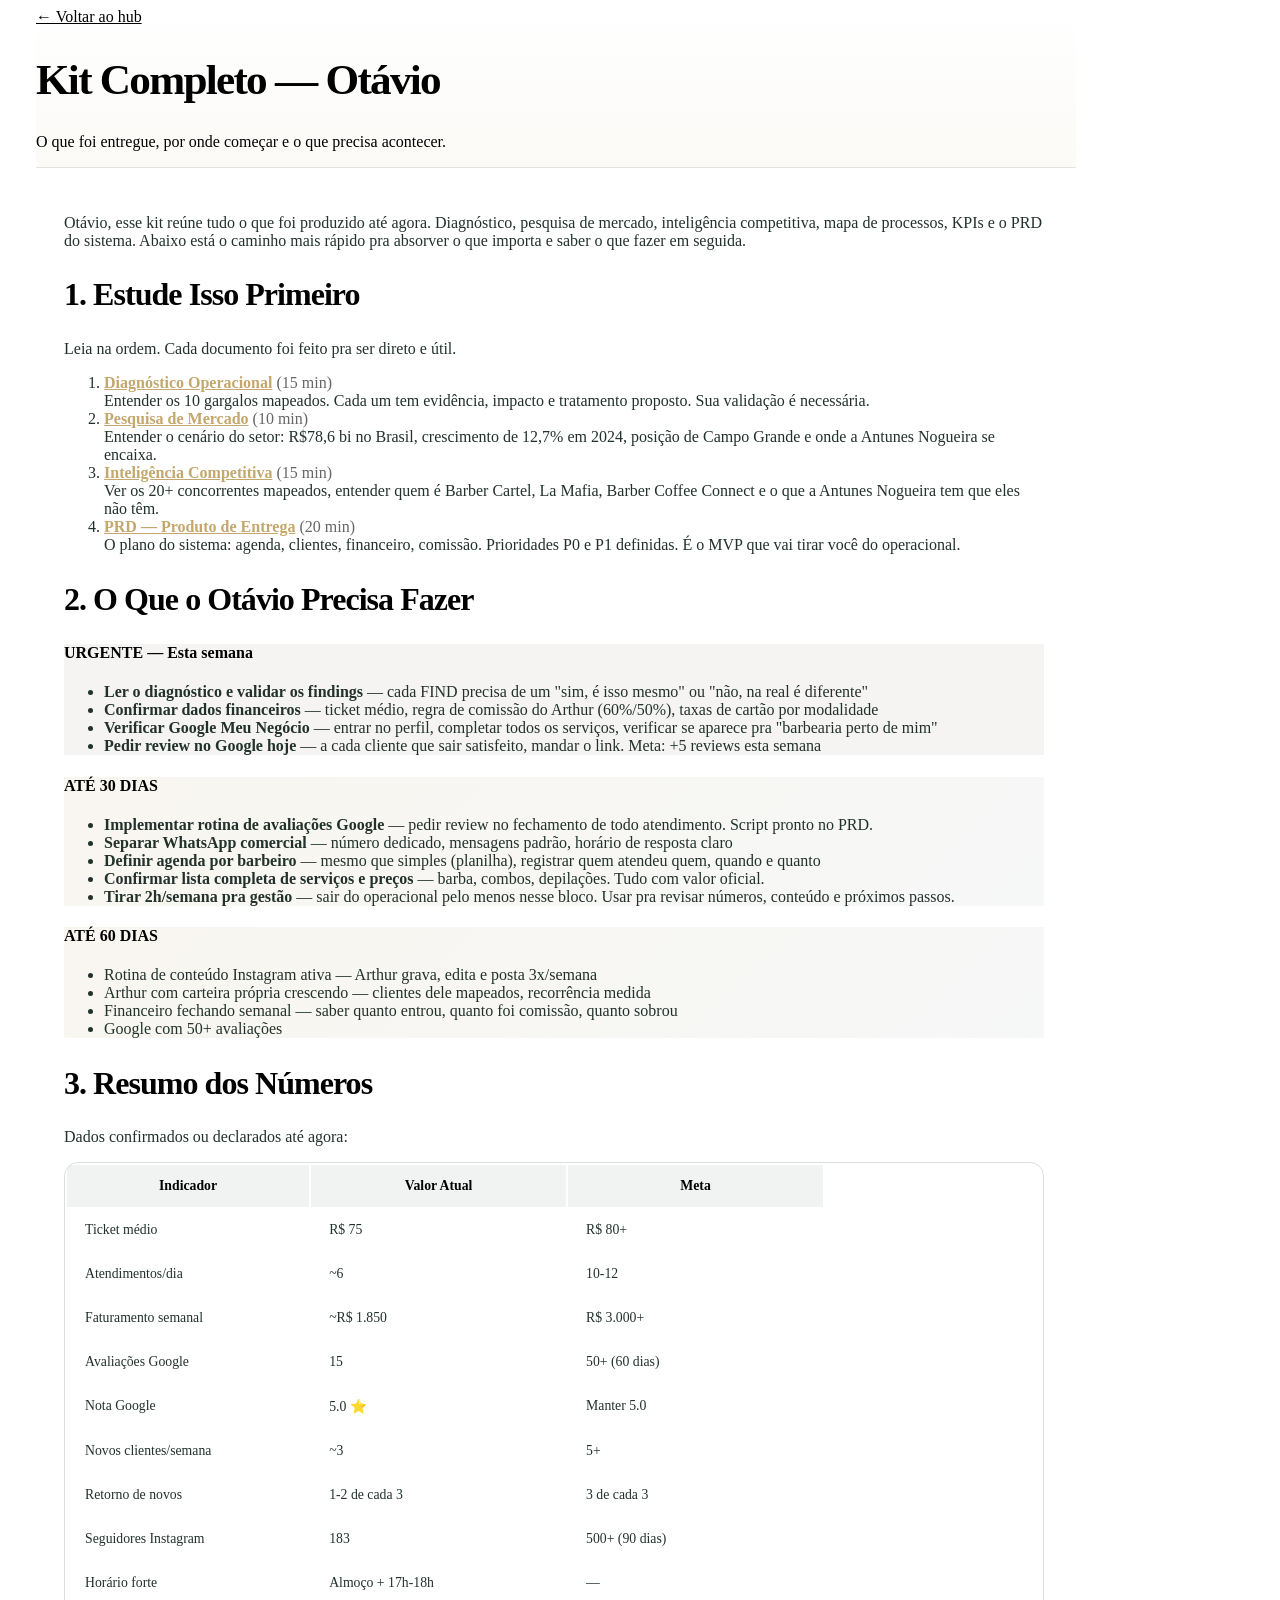
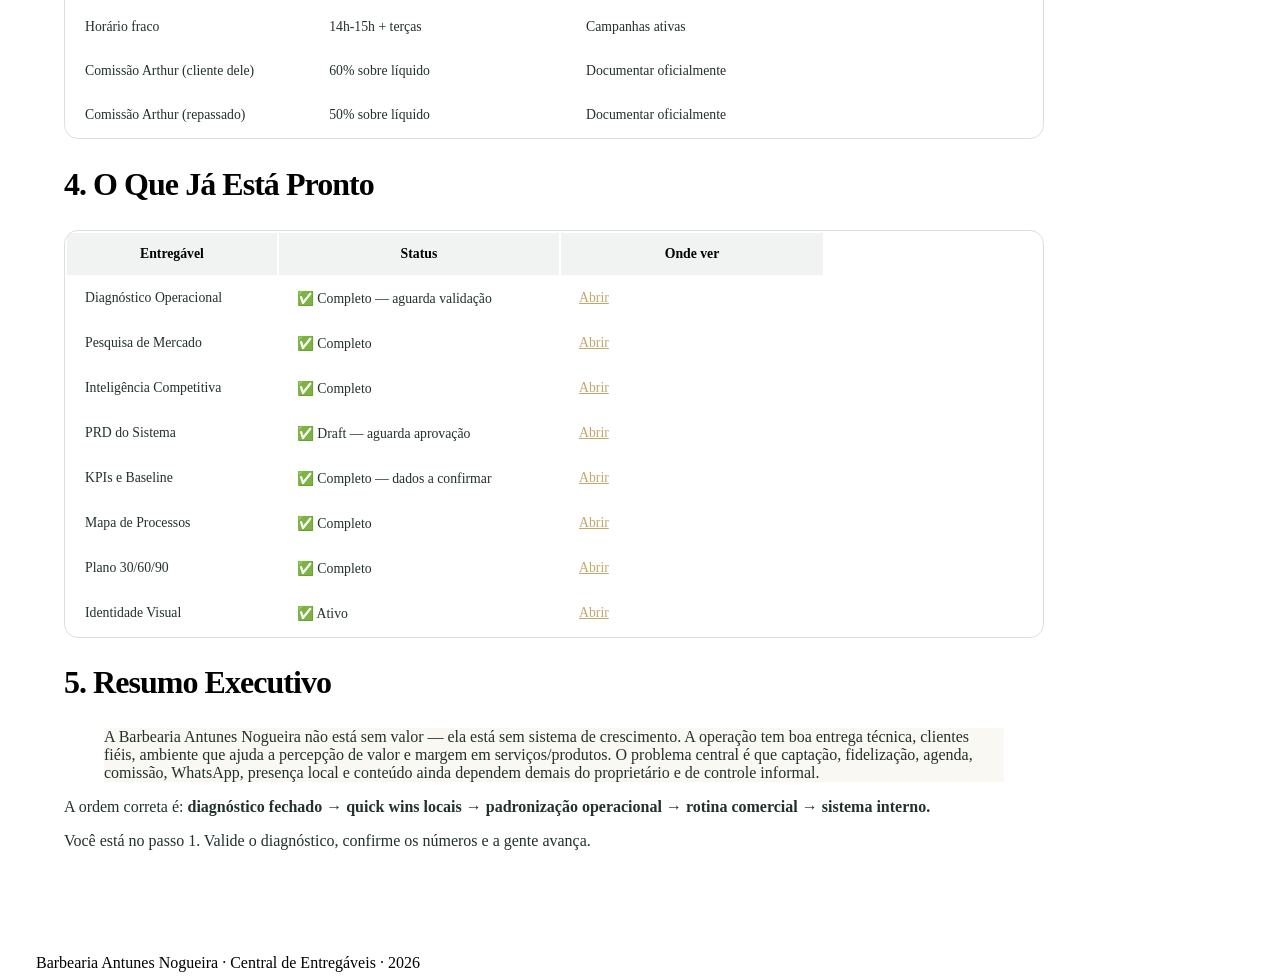
<file: kit-otavio.html>
<!DOCTYPE html>
<html lang="pt-BR">
<head>
  <meta charset="UTF-8">
  <meta name="viewport" content="width=device-width, initial-scale=1.0">
  <title>Kit Completo — Otávio | Antunes Nogueira</title>
  <link rel="stylesheet" href="style.css">
</head>
<body>
  <div class="container">
    <header class="page-header">
      <a href="index.html" class="back-link">← Voltar ao hub</a>
      <h1>Kit Completo — Otávio</h1>
      <p class="subtitle">O que foi entregue, por onde começar e o que precisa acontecer.</p>
    </header>

    <div class="page-content">
      <p>Otávio, esse kit reúne tudo o que foi produzido até agora. Diagnóstico, pesquisa de mercado, inteligência competitiva, mapa de processos, KPIs e o PRD do sistema. Abaixo está o caminho mais rápido pra absorver o que importa e saber o que fazer em seguida.</p>

      <h2>1. Estude Isso Primeiro</h2>
      <p>Leia na ordem. Cada documento foi feito pra ser direto e útil.</p>

      <ol class="steps-list">
        <li>
          <strong><a href="diagnostico.html" style="color:#c3a76c;">Diagnóstico Operacional</a></strong> <span style="color:#666;">(15 min)</span><br>
          Entender os 10 gargalos mapeados. Cada um tem evidência, impacto e tratamento proposto. Sua validação é necessária.
        </li>
        <li>
          <strong><a href="pesquisa-mercado.html" style="color:#c3a76c;">Pesquisa de Mercado</a></strong> <span style="color:#666;">(10 min)</span><br>
          Entender o cenário do setor: R$78,6 bi no Brasil, crescimento de 12,7% em 2024, posição de Campo Grande e onde a Antunes Nogueira se encaixa.
        </li>
        <li>
          <strong><a href="inteligencia-competitiva.html" style="color:#c3a76c;">Inteligência Competitiva</a></strong> <span style="color:#666;">(15 min)</span><br>
          Ver os 20+ concorrentes mapeados, entender quem é Barber Cartel, La Mafia, Barber Coffee Connect e o que a Antunes Nogueira tem que eles não têm.
        </li>
        <li>
          <strong><a href="prd.html" style="color:#c3a76c;">PRD — Produto de Entrega</a></strong> <span style="color:#666;">(20 min)</span><br>
          O plano do sistema: agenda, clientes, financeiro, comissão. Prioridades P0 e P1 definidas. É o MVP que vai tirar você do operacional.
        </li>
      </ol>

      <h2>2. O Que o Otávio Precisa Fazer</h2>

      <div class="urgent-box">
        <h4>URGENTE — Esta semana</h4>
        <ul>
          <li><strong>Ler o diagnóstico e validar os findings</strong> — cada FIND precisa de um "sim, é isso mesmo" ou "não, na real é diferente"</li>
          <li><strong>Confirmar dados financeiros</strong> — ticket médio, regra de comissão do Arthur (60%/50%), taxas de cartão por modalidade</li>
          <li><strong>Verificar Google Meu Negócio</strong> — entrar no perfil, completar todos os serviços, verificar se aparece pra "barbearia perto de mim"</li>
          <li><strong>Pedir review no Google hoje</strong> — a cada cliente que sair satisfeito, mandar o link. Meta: +5 reviews esta semana</li>
        </ul>
      </div>

      <div class="highlight-box">
        <h4>ATÉ 30 DIAS</h4>
        <ul>
          <li><strong>Implementar rotina de avaliações Google</strong> — pedir review no fechamento de todo atendimento. Script pronto no PRD.</li>
          <li><strong>Separar WhatsApp comercial</strong> — número dedicado, mensagens padrão, horário de resposta claro</li>
          <li><strong>Definir agenda por barbeiro</strong> — mesmo que simples (planilha), registrar quem atendeu quem, quando e quanto</li>
          <li><strong>Confirmar lista completa de serviços e preços</strong> — barba, combos, depilações. Tudo com valor oficial.</li>
          <li><strong>Tirar 2h/semana pra gestão</strong> — sair do operacional pelo menos nesse bloco. Usar pra revisar números, conteúdo e próximos passos.</li>
        </ul>
      </div>

      <div class="highlight-box">
        <h4>ATÉ 60 DIAS</h4>
        <ul>
          <li>Rotina de conteúdo Instagram ativa — Arthur grava, edita e posta 3x/semana</li>
          <li>Arthur com carteira própria crescendo — clientes dele mapeados, recorrência medida</li>
          <li>Financeiro fechando semanal — saber quanto entrou, quanto foi comissão, quanto sobrou</li>
          <li>Google com 50+ avaliações</li>
        </ul>
      </div>

      <h2>3. Resumo dos Números</h2>
      <p>Dados confirmados ou declarados até agora:</p>

      <div class="table-wrapper">
        <table>
          <thead>
            <tr><th>Indicador</th><th>Valor Atual</th><th>Meta</th></tr>
          </thead>
          <tbody>
            <tr><td>Ticket médio</td><td>R$ 75</td><td>R$ 80+</td></tr>
            <tr><td>Atendimentos/dia</td><td>~6</td><td>10-12</td></tr>
            <tr><td>Faturamento semanal</td><td>~R$ 1.850</td><td>R$ 3.000+</td></tr>
            <tr><td>Avaliações Google</td><td>15</td><td>50+ (60 dias)</td></tr>
            <tr><td>Nota Google</td><td>5.0 ⭐</td><td>Manter 5.0</td></tr>
            <tr><td>Novos clientes/semana</td><td>~3</td><td>5+</td></tr>
            <tr><td>Retorno de novos</td><td>1-2 de cada 3</td><td>3 de cada 3</td></tr>
            <tr><td>Seguidores Instagram</td><td>183</td><td>500+ (90 dias)</td></tr>
            <tr><td>Horário forte</td><td>Almoço + 17h-18h</td><td>—</td></tr>
            <tr><td>Horário fraco</td><td>14h-15h + terças</td><td>Campanhas ativas</td></tr>
            <tr><td>Comissão Arthur (cliente dele)</td><td>60% sobre líquido</td><td>Documentar oficialmente</td></tr>
            <tr><td>Comissão Arthur (repassado)</td><td>50% sobre líquido</td><td>Documentar oficialmente</td></tr>
          </tbody>
        </table>
      </div>

      <h2>4. O Que Já Está Pronto</h2>
      <div class="table-wrapper">
        <table>
          <thead>
            <tr><th>Entregável</th><th>Status</th><th>Onde ver</th></tr>
          </thead>
          <tbody>
            <tr><td>Diagnóstico Operacional</td><td>✅ Completo — aguarda validação</td><td><a href="diagnostico.html" style="color:#c3a76c;">Abrir</a></td></tr>
            <tr><td>Pesquisa de Mercado</td><td>✅ Completo</td><td><a href="pesquisa-mercado.html" style="color:#c3a76c;">Abrir</a></td></tr>
            <tr><td>Inteligência Competitiva</td><td>✅ Completo</td><td><a href="inteligencia-competitiva.html" style="color:#c3a76c;">Abrir</a></td></tr>
            <tr><td>PRD do Sistema</td><td>✅ Draft — aguarda aprovação</td><td><a href="prd.html" style="color:#c3a76c;">Abrir</a></td></tr>
            <tr><td>KPIs e Baseline</td><td>✅ Completo — dados a confirmar</td><td><a href="kpis.html" style="color:#c3a76c;">Abrir</a></td></tr>
            <tr><td>Mapa de Processos</td><td>✅ Completo</td><td><a href="processos.html" style="color:#c3a76c;">Abrir</a></td></tr>
            <tr><td>Plano 30/60/90</td><td>✅ Completo</td><td><a href="plano-90.html" style="color:#c3a76c;">Abrir</a></td></tr>
            <tr><td>Identidade Visual</td><td>✅ Ativo</td><td><a href="marca.html" style="color:#c3a76c;">Abrir</a></td></tr>
          </tbody>
        </table>
      </div>

      <h2>5. Resumo Executivo</h2>
      <blockquote>
        A Barbearia Antunes Nogueira não está sem valor — ela está sem sistema de crescimento. A operação tem boa entrega técnica, clientes fiéis, ambiente que ajuda a percepção de valor e margem em serviços/produtos. O problema central é que captação, fidelização, agenda, comissão, WhatsApp, presença local e conteúdo ainda dependem demais do proprietário e de controle informal.
      </blockquote>
      <p>A ordem correta é: <strong>diagnóstico fechado → quick wins locais → padronização operacional → rotina comercial → sistema interno.</strong></p>
      <p>Você está no passo 1. Valide o diagnóstico, confirme os números e a gente avança.</p>
    </div>

    <footer class="hub-footer">
      <span>Barbearia Antunes Nogueira</span> · Central de Entregáveis · 2026
    </footer>
  </div>
</body>
</html>
</file>
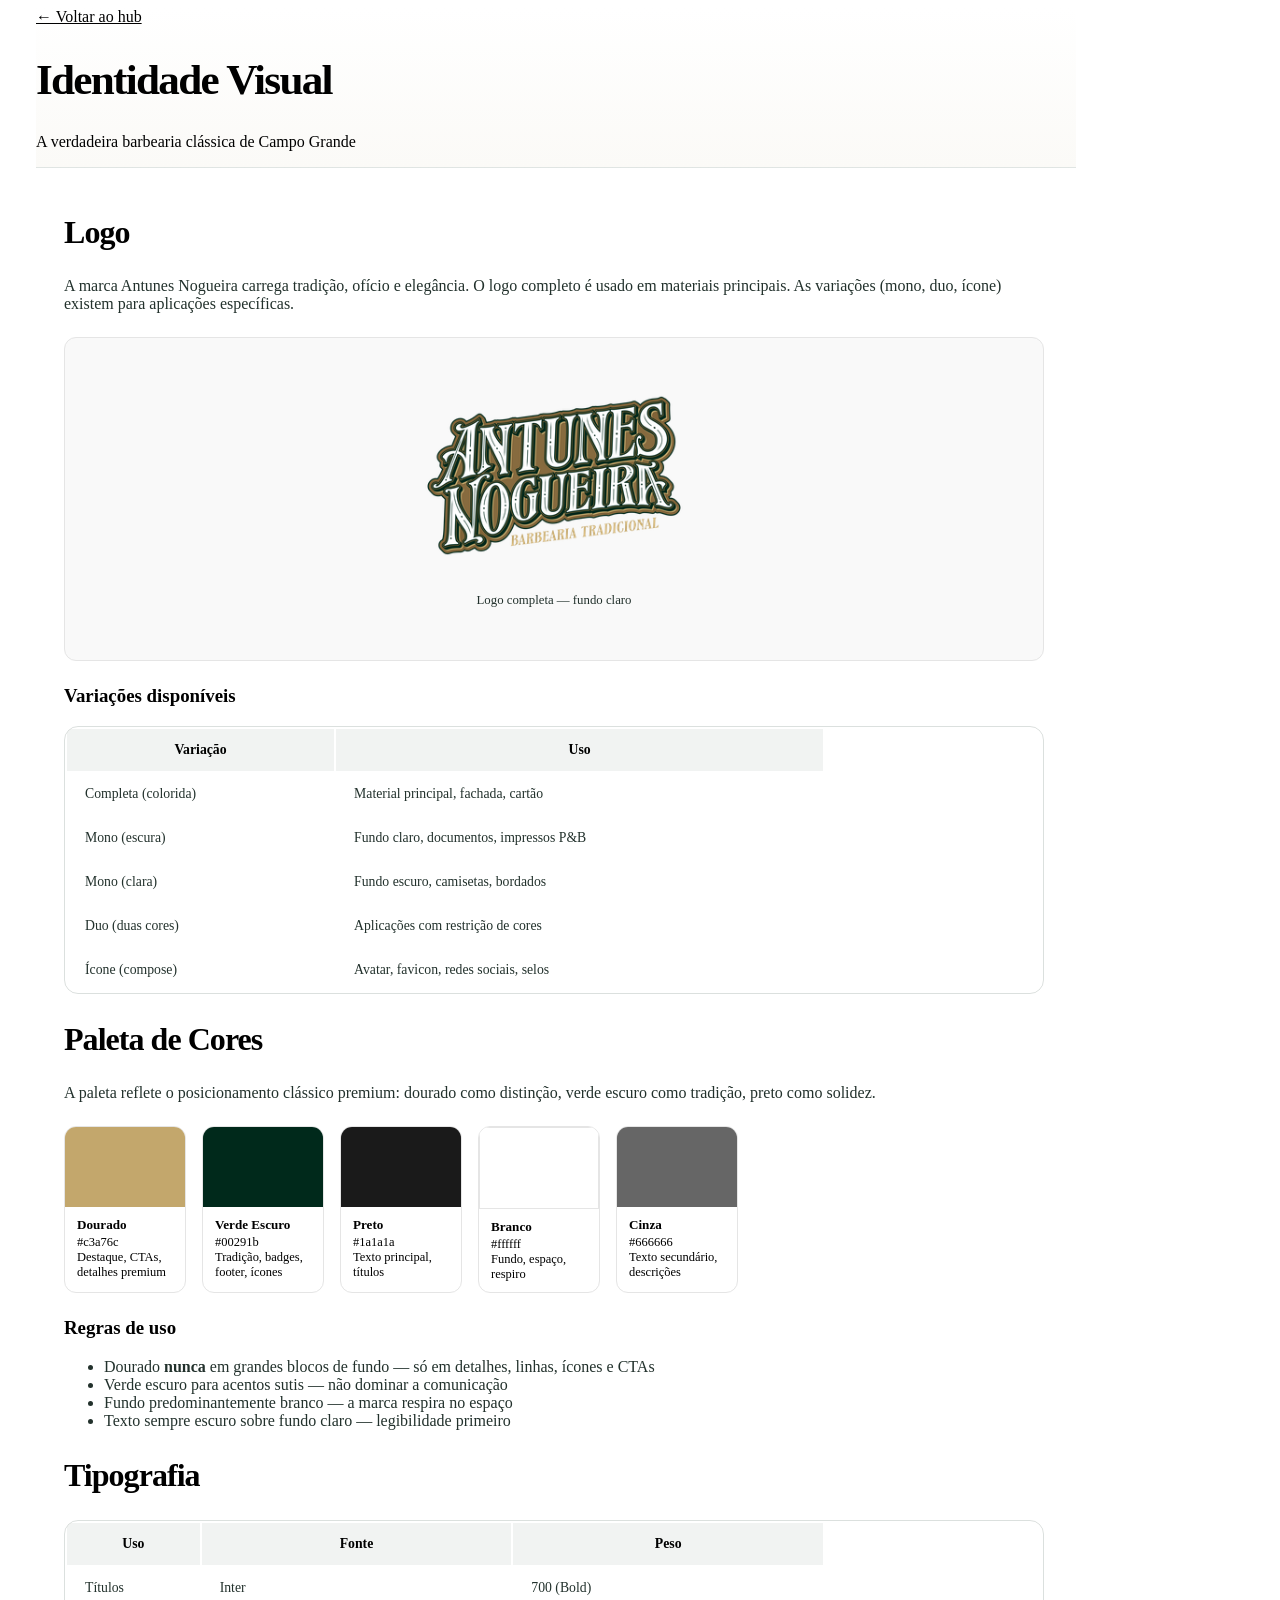
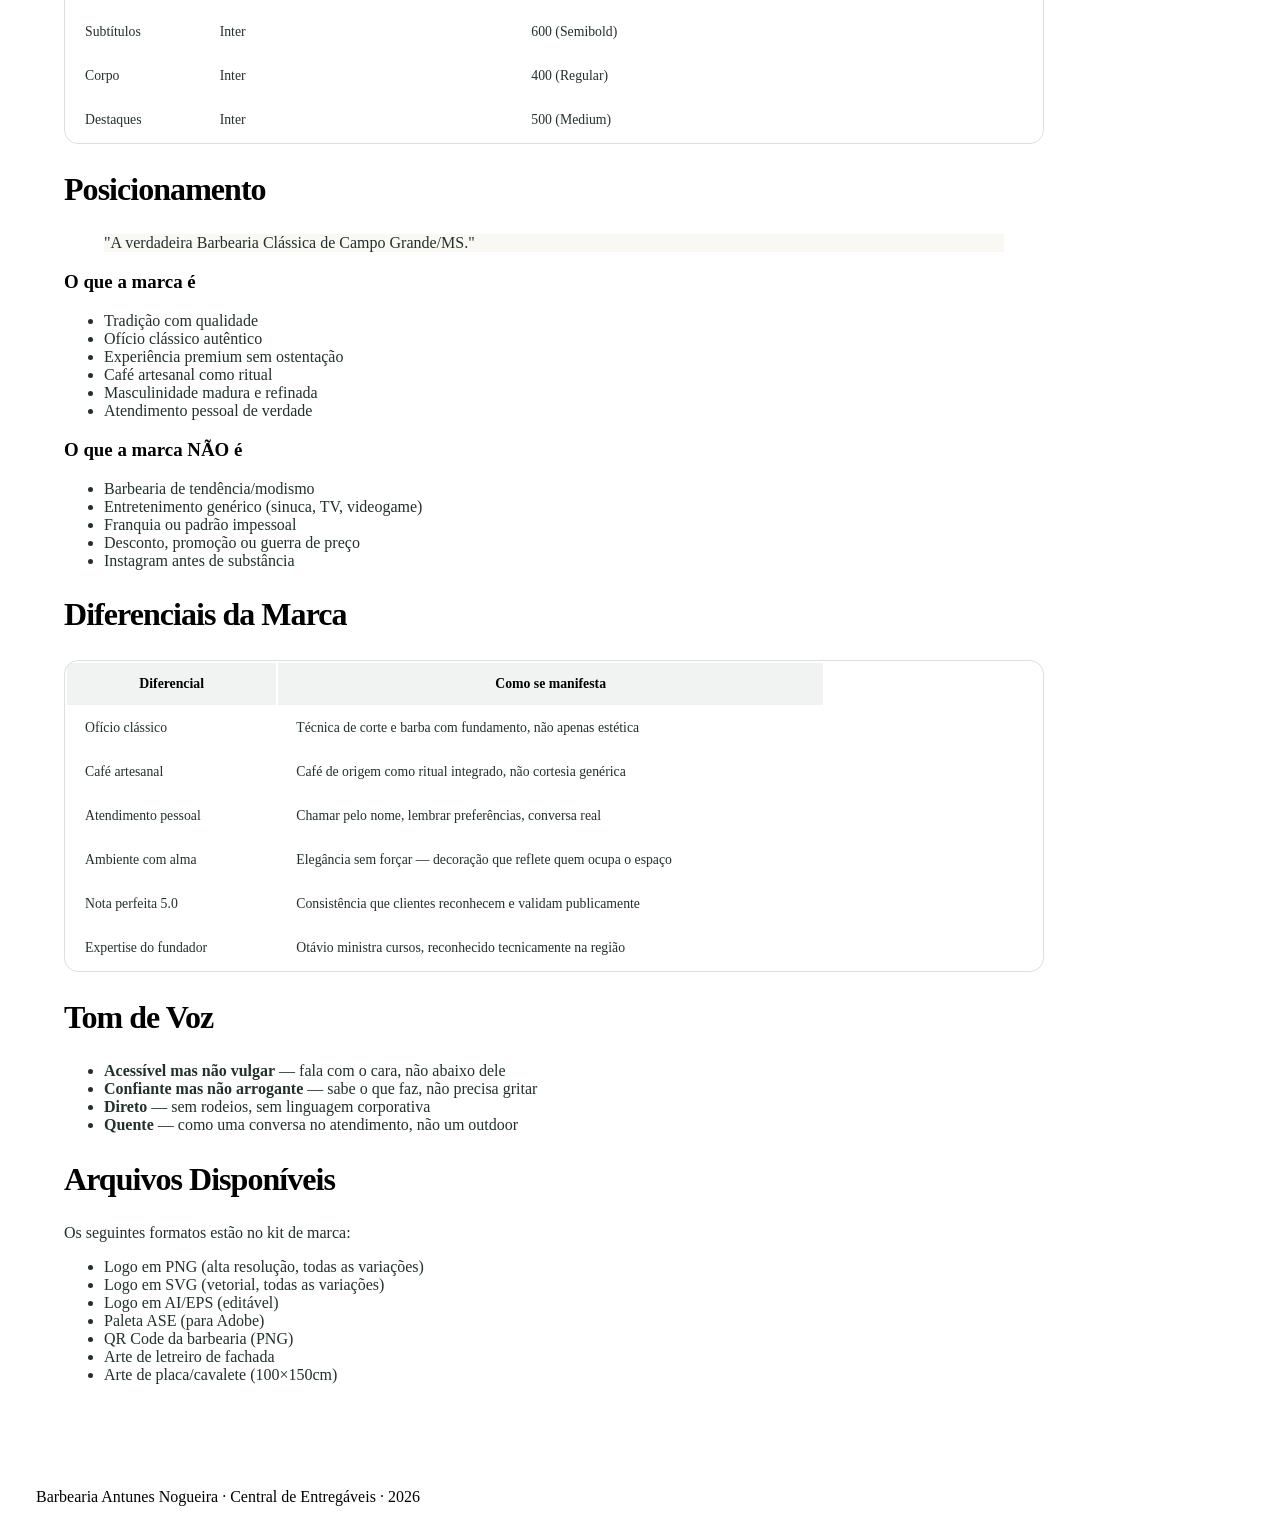
<file: marca.html>
<!DOCTYPE html>
<html lang="pt-BR">
<head>
  <meta charset="UTF-8">
  <meta name="viewport" content="width=device-width, initial-scale=1.0">
  <title>Identidade Visual | Antunes Nogueira</title>
  <link rel="stylesheet" href="style.css">
  <style>
    .color-swatches { display: flex; flex-wrap: wrap; gap: 16px; margin: 24px 0; }
    .swatch {
      width: 120px;
      border-radius: 12px;
      overflow: hidden;
      border: 1px solid #e5e5e5;
    }
    .swatch-color { height: 80px; }
    .swatch-info { padding: 10px 12px; font-size: 0.78rem; }
    .swatch-info strong { display: block; font-size: 0.82rem; margin-bottom: 2px; }
    .logo-showcase {
      background: #f9f9f9;
      border-radius: 12px;
      padding: 40px;
      text-align: center;
      margin: 24px 0;
      border: 1px solid #e5e5e5;
    }
    .logo-showcase img { max-width: 280px; height: auto; }
    .logo-dark {
      background: #00291b;
    }
    .logo-dark img { filter: brightness(0) invert(1); }
  </style>
</head>
<body>
  <div class="container">
    <header class="page-header">
      <a href="index.html" class="back-link">← Voltar ao hub</a>
      <h1>Identidade Visual</h1>
      <p class="subtitle">A verdadeira barbearia clássica de Campo Grande</p>
    </header>

    <div class="page-content">

      <h2>Logo</h2>
      <p>A marca Antunes Nogueira carrega tradição, ofício e elegância. O logo completo é usado em materiais principais. As variações (mono, duo, ícone) existem para aplicações específicas.</p>

      <div class="logo-showcase">
        <img src="[data-uri]" alt="Logo Antunes Nogueira - Completa">
        <p style="margin-top:16px;font-size:0.8rem;color:#666;">Logo completa — fundo claro</p>
      </div>

      <h3>Variações disponíveis</h3>
      <div class="table-wrapper">
        <table>
          <thead><tr><th>Variação</th><th>Uso</th></tr></thead>
          <tbody>
            <tr><td>Completa (colorida)</td><td>Material principal, fachada, cartão</td></tr>
            <tr><td>Mono (escura)</td><td>Fundo claro, documentos, impressos P&B</td></tr>
            <tr><td>Mono (clara)</td><td>Fundo escuro, camisetas, bordados</td></tr>
            <tr><td>Duo (duas cores)</td><td>Aplicações com restrição de cores</td></tr>
            <tr><td>Ícone (compose)</td><td>Avatar, favicon, redes sociais, selos</td></tr>
          </tbody>
        </table>
      </div>

      <h2>Paleta de Cores</h2>
      <p>A paleta reflete o posicionamento clássico premium: dourado como distinção, verde escuro como tradição, preto como solidez.</p>

      <div class="color-swatches">
        <div class="swatch">
          <div class="swatch-color" style="background:#c3a76c;"></div>
          <div class="swatch-info"><strong>Dourado</strong>#c3a76c<br>Destaque, CTAs, detalhes premium</div>
        </div>
        <div class="swatch">
          <div class="swatch-color" style="background:#00291b;"></div>
          <div class="swatch-info"><strong>Verde Escuro</strong>#00291b<br>Tradição, badges, footer, ícones</div>
        </div>
        <div class="swatch">
          <div class="swatch-color" style="background:#1a1a1a;"></div>
          <div class="swatch-info"><strong>Preto</strong>#1a1a1a<br>Texto principal, títulos</div>
        </div>
        <div class="swatch">
          <div class="swatch-color" style="background:#ffffff; border:1px solid #e5e5e5;"></div>
          <div class="swatch-info"><strong>Branco</strong>#ffffff<br>Fundo, espaço, respiro</div>
        </div>
        <div class="swatch">
          <div class="swatch-color" style="background:#666666;"></div>
          <div class="swatch-info"><strong>Cinza</strong>#666666<br>Texto secundário, descrições</div>
        </div>
      </div>

      <h3>Regras de uso</h3>
      <ul>
        <li>Dourado <strong>nunca</strong> em grandes blocos de fundo — só em detalhes, linhas, ícones e CTAs</li>
        <li>Verde escuro para acentos sutis — não dominar a comunicação</li>
        <li>Fundo predominantemente branco — a marca respira no espaço</li>
        <li>Texto sempre escuro sobre fundo claro — legibilidade primeiro</li>
      </ul>

      <h2>Tipografia</h2>
      <div class="table-wrapper">
        <table>
          <thead><tr><th>Uso</th><th>Fonte</th><th>Peso</th></tr></thead>
          <tbody>
            <tr><td>Títulos</td><td>Inter</td><td>700 (Bold)</td></tr>
            <tr><td>Subtítulos</td><td>Inter</td><td>600 (Semibold)</td></tr>
            <tr><td>Corpo</td><td>Inter</td><td>400 (Regular)</td></tr>
            <tr><td>Destaques</td><td>Inter</td><td>500 (Medium)</td></tr>
          </tbody>
        </table>
      </div>

      <h2>Posicionamento</h2>
      <blockquote>"A verdadeira Barbearia Clássica de Campo Grande/MS."</blockquote>

      <h3>O que a marca é</h3>
      <ul>
        <li>Tradição com qualidade</li>
        <li>Ofício clássico autêntico</li>
        <li>Experiência premium sem ostentação</li>
        <li>Café artesanal como ritual</li>
        <li>Masculinidade madura e refinada</li>
        <li>Atendimento pessoal de verdade</li>
      </ul>

      <h3>O que a marca NÃO é</h3>
      <ul>
        <li>Barbearia de tendência/modismo</li>
        <li>Entretenimento genérico (sinuca, TV, videogame)</li>
        <li>Franquia ou padrão impessoal</li>
        <li>Desconto, promoção ou guerra de preço</li>
        <li>Instagram antes de substância</li>
      </ul>

      <h2>Diferenciais da Marca</h2>
      <div class="table-wrapper">
        <table>
          <thead><tr><th>Diferencial</th><th>Como se manifesta</th></tr></thead>
          <tbody>
            <tr><td>Ofício clássico</td><td>Técnica de corte e barba com fundamento, não apenas estética</td></tr>
            <tr><td>Café artesanal</td><td>Café de origem como ritual integrado, não cortesia genérica</td></tr>
            <tr><td>Atendimento pessoal</td><td>Chamar pelo nome, lembrar preferências, conversa real</td></tr>
            <tr><td>Ambiente com alma</td><td>Elegância sem forçar — decoração que reflete quem ocupa o espaço</td></tr>
            <tr><td>Nota perfeita 5.0</td><td>Consistência que clientes reconhecem e validam publicamente</td></tr>
            <tr><td>Expertise do fundador</td><td>Otávio ministra cursos, reconhecido tecnicamente na região</td></tr>
          </tbody>
        </table>
      </div>

      <h2>Tom de Voz</h2>
      <ul>
        <li><strong>Acessível mas não vulgar</strong> — fala com o cara, não abaixo dele</li>
        <li><strong>Confiante mas não arrogante</strong> — sabe o que faz, não precisa gritar</li>
        <li><strong>Direto</strong> — sem rodeios, sem linguagem corporativa</li>
        <li><strong>Quente</strong> — como uma conversa no atendimento, não um outdoor</li>
      </ul>

      <h2>Arquivos Disponíveis</h2>
      <p>Os seguintes formatos estão no kit de marca:</p>
      <ul>
        <li>Logo em PNG (alta resolução, todas as variações)</li>
        <li>Logo em SVG (vetorial, todas as variações)</li>
        <li>Logo em AI/EPS (editável)</li>
        <li>Paleta ASE (para Adobe)</li>
        <li>QR Code da barbearia (PNG)</li>
        <li>Arte de letreiro de fachada</li>
        <li>Arte de placa/cavalete (100×150cm)</li>
      </ul>

    </div>
    <footer class="hub-footer">
      <span>Barbearia Antunes Nogueira</span> · Central de Entregáveis · 2026
    </footer>
  </div>
</body>
</html>
</file>
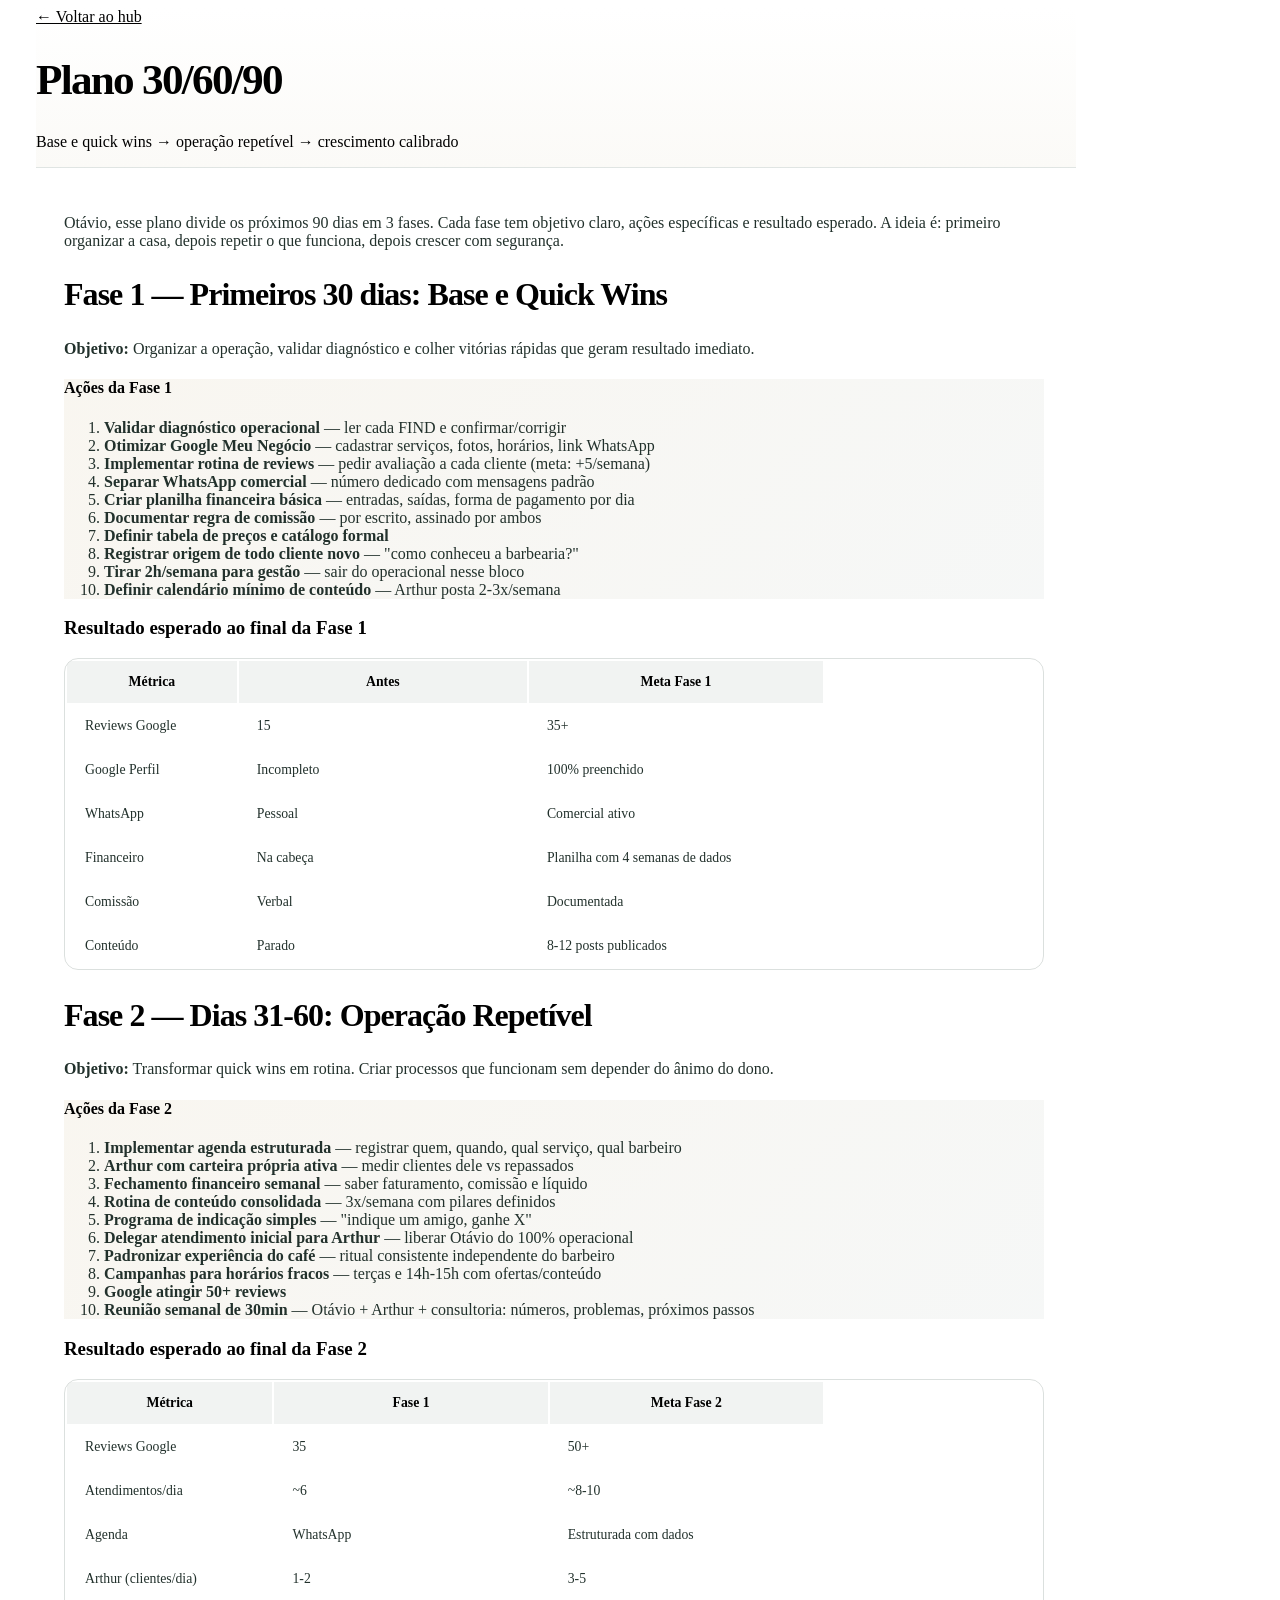
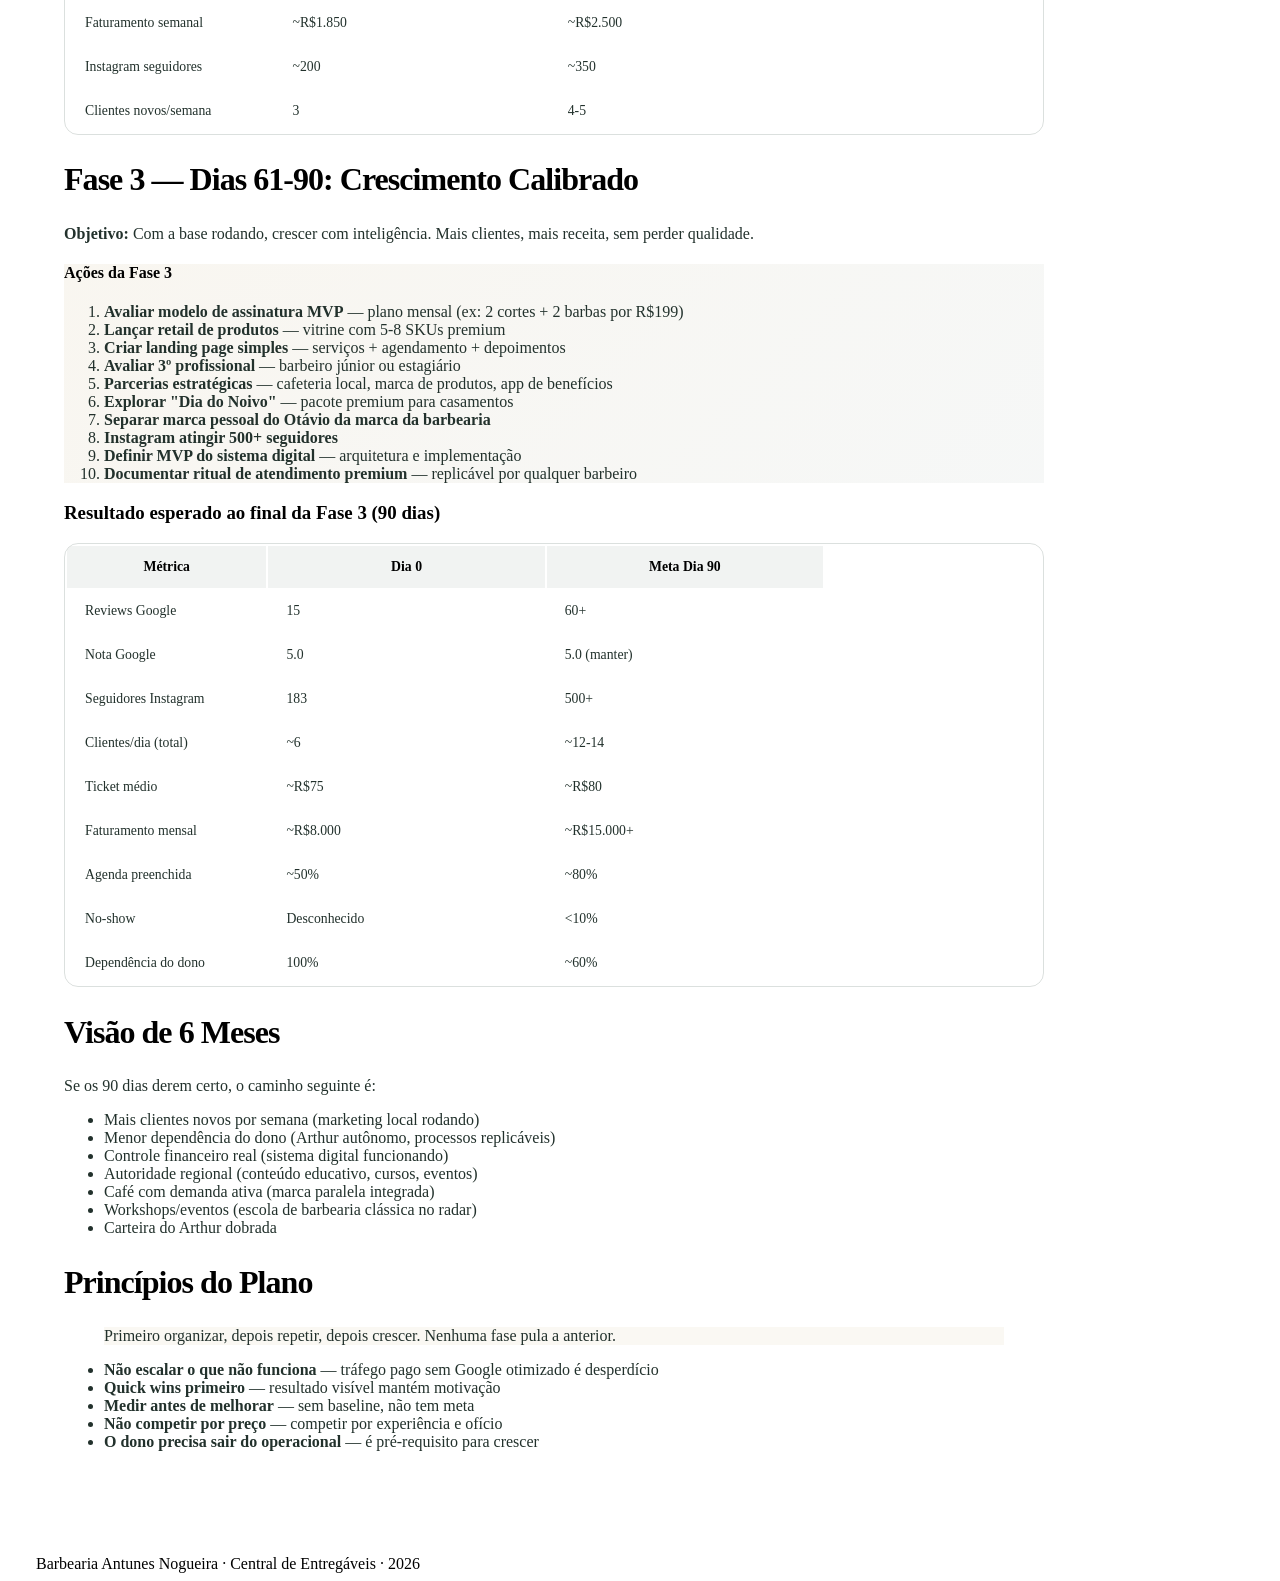
<file: plano-90.html>
<!DOCTYPE html>
<html lang="pt-BR">
<head>
  <meta charset="UTF-8">
  <meta name="viewport" content="width=device-width, initial-scale=1.0">
  <title>Plano 30/60/90 | Antunes Nogueira</title>
  <link rel="stylesheet" href="style.css">
</head>
<body>
  <div class="container">
    <header class="page-header">
      <a href="index.html" class="back-link">← Voltar ao hub</a>
      <h1>Plano 30/60/90</h1>
      <p class="subtitle">Base e quick wins → operação repetível → crescimento calibrado</p>
    </header>

    <div class="page-content">

      <p>Otávio, esse plano divide os próximos 90 dias em 3 fases. Cada fase tem objetivo claro, ações específicas e resultado esperado. A ideia é: primeiro organizar a casa, depois repetir o que funciona, depois crescer com segurança.</p>

      <h2>Fase 1 — Primeiros 30 dias: Base e Quick Wins</h2>
      <p><strong>Objetivo:</strong> Organizar a operação, validar diagnóstico e colher vitórias rápidas que geram resultado imediato.</p>

      <div class="highlight-box">
        <h4>Ações da Fase 1</h4>
        <ol>
          <li><strong>Validar diagnóstico operacional</strong> — ler cada FIND e confirmar/corrigir</li>
          <li><strong>Otimizar Google Meu Negócio</strong> — cadastrar serviços, fotos, horários, link WhatsApp</li>
          <li><strong>Implementar rotina de reviews</strong> — pedir avaliação a cada cliente (meta: +5/semana)</li>
          <li><strong>Separar WhatsApp comercial</strong> — número dedicado com mensagens padrão</li>
          <li><strong>Criar planilha financeira básica</strong> — entradas, saídas, forma de pagamento por dia</li>
          <li><strong>Documentar regra de comissão</strong> — por escrito, assinado por ambos</li>
          <li><strong>Definir tabela de preços e catálogo formal</strong></li>
          <li><strong>Registrar origem de todo cliente novo</strong> — "como conheceu a barbearia?"</li>
          <li><strong>Tirar 2h/semana para gestão</strong> — sair do operacional nesse bloco</li>
          <li><strong>Definir calendário mínimo de conteúdo</strong> — Arthur posta 2-3x/semana</li>
        </ol>
      </div>

      <h3>Resultado esperado ao final da Fase 1</h3>
      <div class="table-wrapper">
        <table>
          <thead><tr><th>Métrica</th><th>Antes</th><th>Meta Fase 1</th></tr></thead>
          <tbody>
            <tr><td>Reviews Google</td><td>15</td><td>35+</td></tr>
            <tr><td>Google Perfil</td><td>Incompleto</td><td>100% preenchido</td></tr>
            <tr><td>WhatsApp</td><td>Pessoal</td><td>Comercial ativo</td></tr>
            <tr><td>Financeiro</td><td>Na cabeça</td><td>Planilha com 4 semanas de dados</td></tr>
            <tr><td>Comissão</td><td>Verbal</td><td>Documentada</td></tr>
            <tr><td>Conteúdo</td><td>Parado</td><td>8-12 posts publicados</td></tr>
          </tbody>
        </table>
      </div>

      <h2>Fase 2 — Dias 31-60: Operação Repetível</h2>
      <p><strong>Objetivo:</strong> Transformar quick wins em rotina. Criar processos que funcionam sem depender do ânimo do dono.</p>

      <div class="highlight-box">
        <h4>Ações da Fase 2</h4>
        <ol>
          <li><strong>Implementar agenda estruturada</strong> — registrar quem, quando, qual serviço, qual barbeiro</li>
          <li><strong>Arthur com carteira própria ativa</strong> — medir clientes dele vs repassados</li>
          <li><strong>Fechamento financeiro semanal</strong> — saber faturamento, comissão e líquido</li>
          <li><strong>Rotina de conteúdo consolidada</strong> — 3x/semana com pilares definidos</li>
          <li><strong>Programa de indicação simples</strong> — "indique um amigo, ganhe X"</li>
          <li><strong>Delegar atendimento inicial para Arthur</strong> — liberar Otávio do 100% operacional</li>
          <li><strong>Padronizar experiência do café</strong> — ritual consistente independente do barbeiro</li>
          <li><strong>Campanhas para horários fracos</strong> — terças e 14h-15h com ofertas/conteúdo</li>
          <li><strong>Google atingir 50+ reviews</strong></li>
          <li><strong>Reunião semanal de 30min</strong> — Otávio + Arthur + consultoria: números, problemas, próximos passos</li>
        </ol>
      </div>

      <h3>Resultado esperado ao final da Fase 2</h3>
      <div class="table-wrapper">
        <table>
          <thead><tr><th>Métrica</th><th>Fase 1</th><th>Meta Fase 2</th></tr></thead>
          <tbody>
            <tr><td>Reviews Google</td><td>35</td><td>50+</td></tr>
            <tr><td>Atendimentos/dia</td><td>~6</td><td>~8-10</td></tr>
            <tr><td>Agenda</td><td>WhatsApp</td><td>Estruturada com dados</td></tr>
            <tr><td>Arthur (clientes/dia)</td><td>1-2</td><td>3-5</td></tr>
            <tr><td>Faturamento semanal</td><td>~R$1.850</td><td>~R$2.500</td></tr>
            <tr><td>Instagram seguidores</td><td>~200</td><td>~350</td></tr>
            <tr><td>Clientes novos/semana</td><td>3</td><td>4-5</td></tr>
          </tbody>
        </table>
      </div>

      <h2>Fase 3 — Dias 61-90: Crescimento Calibrado</h2>
      <p><strong>Objetivo:</strong> Com a base rodando, crescer com inteligência. Mais clientes, mais receita, sem perder qualidade.</p>

      <div class="highlight-box">
        <h4>Ações da Fase 3</h4>
        <ol>
          <li><strong>Avaliar modelo de assinatura MVP</strong> — plano mensal (ex: 2 cortes + 2 barbas por R$199)</li>
          <li><strong>Lançar retail de produtos</strong> — vitrine com 5-8 SKUs premium</li>
          <li><strong>Criar landing page simples</strong> — serviços + agendamento + depoimentos</li>
          <li><strong>Avaliar 3º profissional</strong> — barbeiro júnior ou estagiário</li>
          <li><strong>Parcerias estratégicas</strong> — cafeteria local, marca de produtos, app de benefícios</li>
          <li><strong>Explorar "Dia do Noivo"</strong> — pacote premium para casamentos</li>
          <li><strong>Separar marca pessoal do Otávio da marca da barbearia</strong></li>
          <li><strong>Instagram atingir 500+ seguidores</strong></li>
          <li><strong>Definir MVP do sistema digital</strong> — arquitetura e implementação</li>
          <li><strong>Documentar ritual de atendimento premium</strong> — replicável por qualquer barbeiro</li>
        </ol>
      </div>

      <h3>Resultado esperado ao final da Fase 3 (90 dias)</h3>
      <div class="table-wrapper">
        <table>
          <thead><tr><th>Métrica</th><th>Dia 0</th><th>Meta Dia 90</th></tr></thead>
          <tbody>
            <tr><td>Reviews Google</td><td>15</td><td>60+</td></tr>
            <tr><td>Nota Google</td><td>5.0</td><td>5.0 (manter)</td></tr>
            <tr><td>Seguidores Instagram</td><td>183</td><td>500+</td></tr>
            <tr><td>Clientes/dia (total)</td><td>~6</td><td>~12-14</td></tr>
            <tr><td>Ticket médio</td><td>~R$75</td><td>~R$80</td></tr>
            <tr><td>Faturamento mensal</td><td>~R$8.000</td><td>~R$15.000+</td></tr>
            <tr><td>Agenda preenchida</td><td>~50%</td><td>~80%</td></tr>
            <tr><td>No-show</td><td>Desconhecido</td><td><10%</td></tr>
            <tr><td>Dependência do dono</td><td>100%</td><td>~60%</td></tr>
          </tbody>
        </table>
      </div>

      <h2>Visão de 6 Meses</h2>
      <p>Se os 90 dias derem certo, o caminho seguinte é:</p>
      <ul>
        <li>Mais clientes novos por semana (marketing local rodando)</li>
        <li>Menor dependência do dono (Arthur autônomo, processos replicáveis)</li>
        <li>Controle financeiro real (sistema digital funcionando)</li>
        <li>Autoridade regional (conteúdo educativo, cursos, eventos)</li>
        <li>Café com demanda ativa (marca paralela integrada)</li>
        <li>Workshops/eventos (escola de barbearia clássica no radar)</li>
        <li>Carteira do Arthur dobrada</li>
      </ul>

      <h2>Princípios do Plano</h2>
      <blockquote>
        Primeiro organizar, depois repetir, depois crescer. Nenhuma fase pula a anterior.
      </blockquote>
      <ul>
        <li><strong>Não escalar o que não funciona</strong> — tráfego pago sem Google otimizado é desperdício</li>
        <li><strong>Quick wins primeiro</strong> — resultado visível mantém motivação</li>
        <li><strong>Medir antes de melhorar</strong> — sem baseline, não tem meta</li>
        <li><strong>Não competir por preço</strong> — competir por experiência e ofício</li>
        <li><strong>O dono precisa sair do operacional</strong> — é pré-requisito para crescer</li>
      </ul>

    </div>
    <footer class="hub-footer">
      <span>Barbearia Antunes Nogueira</span> · Central de Entregáveis · 2026
    </footer>
  </div>
</body>
</html>
</file>
<file: style.css>
1|/* Antunes Nogueira — Hub de Entregáveis */
2|/* Paleta: branco, dourado #c3a76c, verde escuro #00291b, texto #1a1a1a */
3|
4|@import url('https://fonts.googleapis.com/css2?family=Inter:wght@400;500;600;700&display=swap');
5|
6|*, *::before, *::after { box-sizing: border-box; margin: 0; padding: 0; }
7|
8|html { font-size: 16px; scroll-behavior: smooth; }
9|
10|body {
11|  font-family: 'Inter', -apple-system, BlinkMacSystemFont, sans-serif;
12|  background: #ffffff;
13|  color: #1a1a1a;
14|  line-height: 1.7;
15|  -webkit-font-smoothing: antialiased;
16|}
17|
18|/* Layout */
19|.container { max-width: 820px; margin: 0 auto; padding: 0 24px; }
20|.page-content { max-width: 780px; margin: 0 auto; padding: 0 24px 80px; }
21|
22|/* Header - Index */
23|.hub-header {
24|  padding: 48px 0 32px;
25|  text-align: center;
26|  border-bottom: 1px solid #e5e5e5;
27|  margin-bottom: 48px;
28|}
29|.hub-header img.logo {
30|  height: 80px;
31|  margin-bottom: 20px;
32|}
33|.hub-header h1 {
34|  font-size: 1.75rem;
35|  font-weight: 700;
36|  color: #1a1a1a;
37|  margin-bottom: 12px;
38|}
39|.hub-header p {
40|  font-size: 0.95rem;
41|  color: #5b4324;
42|  max-width: 600px;
43|  margin: 0 auto;
44|  line-height: 1.6;
45|}
46|
47|/* Header - Page */
48|.page-header {
49|  padding: 32px 0 24px;
50|  border-bottom: 1px solid #e5e5e5;
51|  margin-bottom: 40px;
52|}
53|.page-header .back-link {
54|  display: inline-flex;
55|  align-items: center;
56|  gap: 6px;
57|  font-size: 0.85rem;
58|  color: #c3a76c;
59|  text-decoration: none;
60|  margin-bottom: 16px;
61|  font-weight: 500;
62|}
63|.page-header .back-link:hover { color: #a88b4a; }
64|.page-header h1 {
65|  font-size: 1.6rem;
66|  font-weight: 700;
67|  color: #1a1a1a;
68|}
69|.page-header .subtitle {
70|  font-size: 0.9rem;
71|  color: #5b4324;
72|  margin-top: 8px;
73|}
74|
75|
.hub-header::before {
  content: '';
  display: block;
  width: 86px;
  height: 3px;
  border-radius: 999px;
  background: linear-gradient(90deg, #00291b, #c3a76c, #00291b);
  margin: 0 auto 28px;
}

.card::after {
  content: '';
  width: 34px;
  height: 2px;
  border-radius: 999px;
  background: #c3a76c;
  opacity: 0.35;
  margin-top: 18px;
}

/* Category sections */
76|.category {
77|  margin-bottom: 48px;
78|}
79|.category-title {
80|  font-size: 0.8rem;
81|  font-weight: 600;
82|  text-transform: uppercase;
83|  letter-spacing: 0.08em;
84|  color: #5b4324;
85|  margin-bottom: 16px;
86|  padding-bottom: 8px;
87|  border-bottom: 1px solid rgba(0,41,27,0.10);
88|}
89|
90|/* Cards */
91|.cards-grid {
92|  display: grid;
93|  grid-template-columns: 1fr;
94|  gap: 16px;
95|}
96|@media (min-width: 640px) {
97|  .cards-grid { grid-template-columns: 1fr 1fr; }
98|}
99|
100|.card {
101|  border: 1px solid #e5e5e5;
102|  border-radius: 12px;
103|  padding: 24px;
104|  text-decoration: none;
105|  color: inherit;
106|  display: flex;
107|  flex-direction: column;
108|  transition: box-shadow 0.22s ease, border-color 0.22s ease, transform 0.22s ease;
109|}
110|.card:hover {
111|  box-shadow: 0 4px 16px rgba(0,0,0,0.06);
112|  border-color: #d5d5d5;
113|}
114|.card-top {
115|  display: flex;
116|  align-items: center;
117|  gap: 8px;
118|  margin-bottom: 10px;
119|}
120|.card h3 {
121|  font-size: 0.95rem;
122|  font-weight: 600;
123|  color: #1a1a1a;
124|}
125|.card p {
126|  font-size: 0.85rem;
127|  color: #5b4324;
128|  line-height: 1.5;
129|  flex: 1;
130|}
131|.card-action {
132|  margin-top: 14px;
133|  font-size: 0.85rem;
134|  font-weight: 500;
135|  color: #c3a76c;
136|}
137|
138|/* Pills/Badges */
139|.pill {
140|  display: inline-block;
141|  font-size: 0.7rem;
142|  font-weight: 600;
143|  padding: 3px 10px;
144|  border-radius: 999px;
145|  background: rgba(195, 167, 108, 0.12);
146|  color: #a88b4a;
147|  text-transform: uppercase;
148|  letter-spacing: 0.03em;
149|}
150|.pill--green {
151|  background: rgba(0, 41, 27, 0.08);
152|  color: #00291b;
153|}
154|
155|/* Content Typography */
156|.page-content h2 {
157|  font-size: 1.3rem;
158|  font-weight: 700;
159|  color: #1a1a1a;
160|  margin-top: 48px;
161|  margin-bottom: 16px;
162|  padding-bottom: 8px;
163|  border-bottom: 1px solid rgba(0,41,27,0.10);
164|}
165|.page-content h3 {
166|  font-size: 1.05rem;
167|  font-weight: 600;
168|  color: #1a1a1a;
169|  margin-top: 32px;
170|  margin-bottom: 12px;
171|}
172|.page-content h4 {
173|  font-size: 0.95rem;
174|  font-weight: 600;
175|  color: #333;
176|  margin-top: 24px;
177|  margin-bottom: 8px;
178|}
179|.page-content p {
180|  margin-bottom: 14px;
181|  color: #333;
182|}
183|.page-content ul, .page-content ol {
184|  margin-bottom: 16px;
185|  padding-left: 24px;
186|}
187|.page-content li {
188|  margin-bottom: 6px;
189|  color: #333;
190|}
191|.page-content strong { color: #1a1a1a; }
192|.page-content blockquote {
193|  border-left: 3px solid #c3a76c;
194|  padding: 12px 20px;
195|  margin: 20px 0;
196|  background: rgba(195, 167, 108, 0.05);
197|  border-radius: 0 8px 8px 0;
198|  font-style: italic;
199|  color: #444;
200|}
201|
202|/* Tables */
203|.table-wrapper {
204|  overflow-x: auto;
205|  margin: 20px 0;
206|  border-radius: 8px;
207|  border: 1px solid #e5e5e5;
208|}
209|table {
210|  width: 100%;
211|  border-collapse: collapse;
212|  font-size: 0.85rem;
213|  min-width: 500px;
214|}
215|thead {
216|  background: #f9f9f9;
217|}
218|th {
219|  font-weight: 600;
220|  text-align: left;
221|  padding: 12px 16px;
222|  border-bottom: 1px solid #e5e5e5;
223|  color: #1a1a1a;
224|  white-space: nowrap;
225|}
226|td {
227|  padding: 10px 16px;
228|  border-bottom: 1px solid rgba(0,41,27,0.10);
229|  color: #333;
230|  vertical-align: top;
231|}
232|tr:last-child td { border-bottom: none; }
233|td:nth-child(2), td:nth-child(3), td:nth-child(4), td:nth-child(5) { white-space: normal; min-width: 180px; }
tr:hover { background: rgba(195,167,108,0.045); }
234|
235|/* Highlight boxes */
236|.highlight-box {
237|  background: rgba(195, 167, 108, 0.06);
238|  border: 1px solid rgba(195, 167, 108, 0.2);
239|  border-radius: 10px;
240|  padding: 20px 24px;
241|  margin: 24px 0;
242|}
243|.highlight-box h4 {
244|  margin-top: 0;
245|  color: #00291b;
246|}
247|
248|.urgent-box {
249|  background: rgba(220, 53, 69, 0.04);
250|  border: 1px solid rgba(220, 53, 69, 0.15);
251|  border-radius: 10px;
252|  padding: 20px 24px;
253|  margin: 24px 0;
254|}
255|.urgent-box h4 {
256|  margin-top: 0;
257|  color: #dc3545;
258|}
259|
260|/* Steps list */
261|.steps-list {
262|  counter-reset: step;
263|  list-style: none;
264|  padding-left: 0;
265|}
266|.steps-list li {
267|  counter-increment: step;
268|  padding: 14px 0 14px 48px;
269|  position: relative;
270|  border-bottom: 1px solid rgba(0,41,27,0.10);
271|}
272|.steps-list li:last-child { border-bottom: none; }
273|.steps-list li::before {
274|  content: counter(step);
275|  position: absolute;
276|  left: 0;
277|  top: 14px;
278|  width: 32px;
279|  height: 32px;
280|  border-radius: 50%;
281|  background: rgba(195, 167, 108, 0.12);
282|  color: #a88b4a;
283|  font-weight: 700;
284|  font-size: 0.85rem;
285|  display: flex;
286|  align-items: center;
287|  justify-content: center;
288|}
289|
290|/* Footer */
291|.hub-footer {
292|  margin-top: 64px;
293|  padding: 24px 0;
294|  border-top: 1px solid #e5e5e5;
295|  text-align: center;
296|  font-size: 0.8rem;
297|  color: #999;
298|}
299|.hub-footer span { color: #00291b; }
300|
301|/* Code/pre blocks */
302|.page-content pre {
303|  background: #f7f7f7;
304|  border: 1px solid #e5e5e5;
305|  border-radius: 8px;
306|  padding: 16px;
307|  overflow-x: auto;
308|  font-size: 0.8rem;
309|  line-height: 1.5;
310|  margin: 16px 0;
311|  font-family: 'JetBrains Mono', 'Fira Code', monospace;
312|}
313|
314|/* Responsive */
315|@media (max-width: 639px) {
316|  .hub-header { padding: 32px 0 24px; }
317|  .hub-header h1 { font-size: 1.4rem; }
318|  .page-header h1 { font-size: 1.3rem; }
319|  .page-content h2 { font-size: 1.15rem; }
320|  .card { padding: 18px; }
321|}
322|

/* === Antunes refinement override — leitura mobile + identidade própria === */
:root {
  --an-green: #00291b;
  --an-green-soft: #0f1d18;
  --an-gold: #c3a76c;
  --an-brown: #816439;
  --an-brown-dark: #5b4324;
  --an-ink: #111a19;
  --an-bg: #fbfaf7;
  --an-paper: #ffffff;
}
body {
  background: var(--an-bg) !important;
  color: var(--an-ink) !important;
}
.container { max-width: 1040px !important; padding: 0 28px !important; }
.page-content { max-width: 980px !important; padding: 0 28px 88px !important; }
.hub-header {
  padding: 58px 0 42px !important;
  border-bottom: 1px solid rgba(0,41,27,.12) !important;
  margin-bottom: 56px !important;
  background:
    radial-gradient(circle at 50% -12%, rgba(195,167,108,.18), transparent 38%),
    linear-gradient(180deg, #ffffff 0%, #fbfaf7 100%) !important;
}
.hub-header::before {
  content: '';
  display: block;
  width: 86px;
  height: 3px;
  border-radius: 999px;
  background: linear-gradient(90deg, var(--an-green), var(--an-gold), var(--an-green));
  margin: 0 auto 28px;
}
.hub-header h1 {
  color: var(--an-green) !important;
  font-size: clamp(2rem, 5vw, 3.35rem) !important;
  letter-spacing: -0.055em;
  margin-bottom: 14px !important;
}
.hub-header p { font-size: 1.03rem !important; color: rgba(17,26,25,.68) !important; }
.page-header {
  background: linear-gradient(180deg, #ffffff 0%, #fbfaf7 100%) !important;
  border-bottom: 1px solid rgba(0,41,27,.12) !important;
  margin-bottom: 46px !important;
}
.page-header h1 {
  color: var(--an-green) !important;
  font-size: clamp(1.8rem, 4.6vw, 2.7rem) !important;
  letter-spacing: -0.04em;
}
.page-header .back-link, .card-action { color: var(--an-brown) !important; }
.category-title {
  color: var(--an-brown-dark) !important;
  border-bottom-color: rgba(0,41,27,.10) !important;
}
.card {
  background: var(--an-paper) !important;
  border: 1px solid rgba(0,41,27,.12) !important;
  border-radius: 18px !important;
  padding: 28px !important;
  transition: box-shadow .22s ease, border-color .22s ease, transform .22s ease !important;
}
.card:hover {
  box-shadow: 0 14px 38px rgba(0,41,27,.10) !important;
  border-color: rgba(195,167,108,.46) !important;
  transform: translateY(-3px);
}
.card::after {
  content: '';
  width: 34px;
  height: 2px;
  border-radius: 999px;
  background: var(--an-gold);
  opacity: .35;
  margin-top: 18px;
}
.card h3 { color: var(--an-green) !important; font-size: 1.06rem !important; }
.card p { color: rgba(17,26,25,.68) !important; font-size: .92rem !important; }
.pill {
  background: rgba(195,167,108,.14) !important;
  color: var(--an-brown-dark) !important;
}
.pill--green {
  background: rgba(0,41,27,.08) !important;
  color: var(--an-green) !important;
}
.page-content h2 {
  color: var(--an-green) !important;
  font-size: clamp(1.5rem, 3.2vw, 2rem) !important;
  letter-spacing: -0.03em;
  border-bottom-color: rgba(0,41,27,.10) !important;
}
.page-content h3 { color: var(--an-green) !important; font-size: 1.18rem !important; }
.page-content h4, .page-content strong { color: var(--an-ink) !important; }
.page-content p, .page-content li, td { color: #22312c !important; }
.page-content blockquote {
  background: rgba(195,167,108,.08) !important;
  border-left-color: var(--an-gold) !important;
  color: #22312c !important;
}
.highlight-box {
  background: linear-gradient(135deg, rgba(195,167,108,.10), rgba(0,41,27,.035)) !important;
  border-color: rgba(195,167,108,.24) !important;
}
.urgent-box {
  background: rgba(91,67,36,.06) !important;
  border-color: rgba(91,67,36,.18) !important;
}
.urgent-box h4 { color: var(--an-brown-dark) !important; }
.table-wrapper {
  overflow-x: auto !important;
  -webkit-overflow-scrolling: touch;
  border-radius: 14px !important;
  border: 1px solid rgba(0,41,27,.14) !important;
  background: var(--an-paper) !important;
}
table {
  min-width: 760px !important;
  table-layout: auto !important;
  font-size: .86rem !important;
}
thead { background: rgba(0,41,27,.055) !important; }
th {
  color: var(--an-green) !important;
  white-space: nowrap !important;
  padding: 13px 18px !important;
}
td {
  padding: 13px 18px !important;
  vertical-align: top !important;
  white-space: nowrap;
}
td:nth-child(2), td:nth-child(3), td:nth-child(4), td:nth-child(5), td:nth-child(6) {
  white-space: normal;
  min-width: 180px;
}
tr:hover { background: rgba(195,167,108,.045) !important; }
@media (max-width: 639px) {
  .container, .page-content { padding-left: 18px !important; padding-right: 18px !important; }
  .hub-header { padding: 38px 0 30px !important; }
  .hub-header img.logo { height: 62px !important; }
  .page-header h1 { font-size: 1.72rem !important; }
  .page-content h2 { font-size: 1.35rem !important; }
  .card { padding: 22px !important; border-radius: 16px !important; }
  .table-wrapper { margin-left: -18px; margin-right: -18px; border-radius: 0 !important; border-left: 0 !important; border-right: 0 !important; }
  .table-wrapper::before {
    content: 'Arraste para o lado para ver a tabela completa';
    display: block;
    position: sticky;
    left: 0;
    padding: 8px 18px;
    font-size: .72rem;
    color: var(--an-brown);
    background: var(--an-bg);
    border-bottom: 1px solid rgba(0,41,27,.10);
  }
  table { min-width: 860px !important; font-size: .82rem !important; }
  th, td { padding: 12px 14px !important; }
}
</file>
